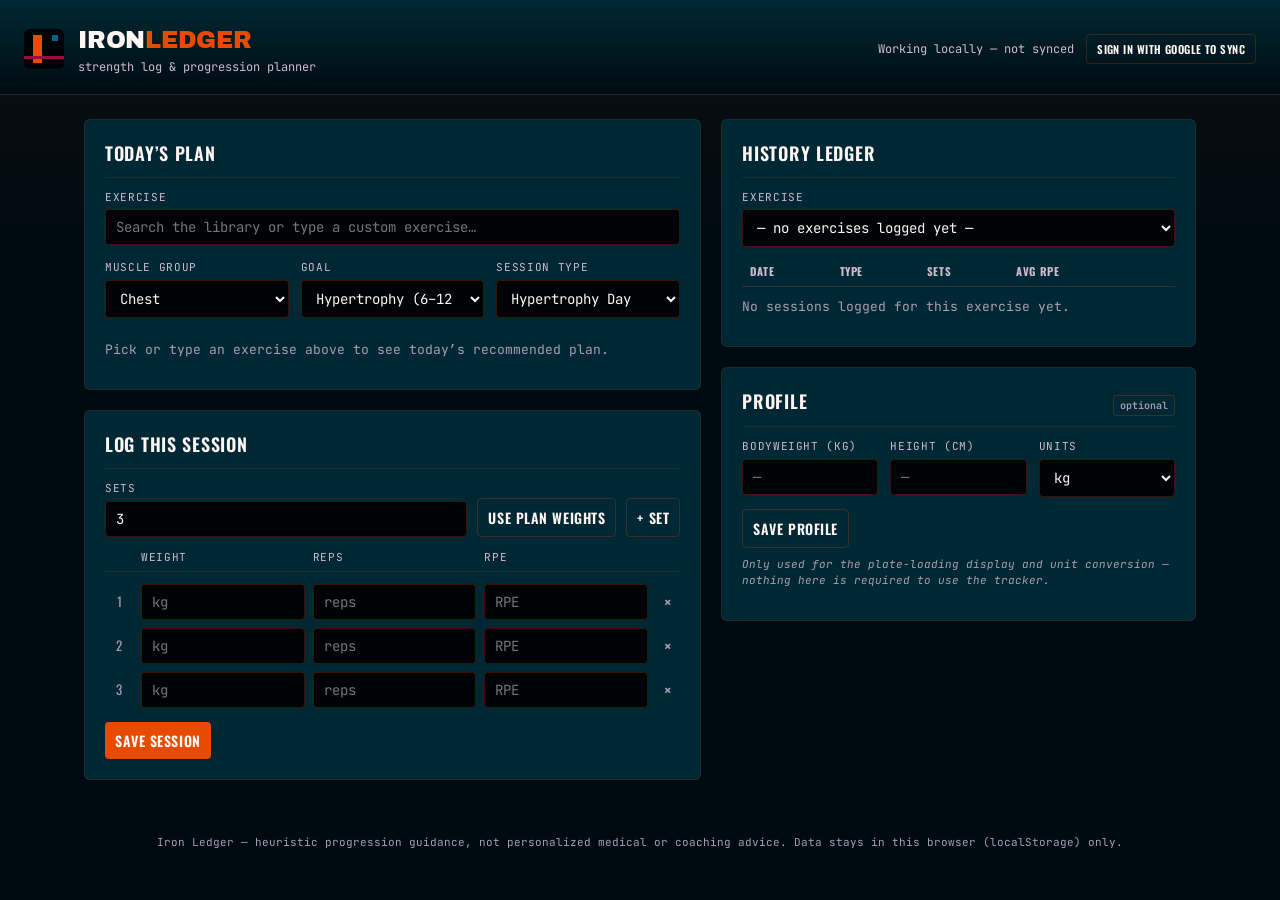
<file: index.html>
<!doctype html>
<html lang="en">
<head>
  <meta charset="UTF-8" />
  <meta name="viewport" content="width=device-width, initial-scale=1.0" />
  <title>Iron Ledger — Strength Training Tracker</title>
  <link rel="icon" href="favicon.svg" type="image/svg+xml" />
  <link rel="stylesheet" href="css/style.css" />
</head>
<body>
  <header class="app-header">
    <div class="brand-mark"><div class="bar"></div><div class="line"></div><div class="dot"></div></div>
    <div>
      <h1>IRON<span>LEDGER</span></h1>
      <div class="tagline">strength log &amp; progression planner</div>
    </div>
    <div class="auth-bar" id="auth-bar">
      <span class="auth-status" id="auth-status-text">Working locally — not synced</span>
      <button type="button" class="secondary" id="auth-action-btn">Sign in with Google to sync</button>
    </div>
  </header>

  <div class="migrate-banner hidden" id="migrate-banner">
    <p><span id="migrate-count">0</span> session(s) logged on this device. Import them into your account?</p>
    <div class="migrate-actions">
      <button type="button" id="migrate-yes-btn">Import to my account</button>
      <button type="button" class="secondary" id="migrate-no-btn">Skip</button>
    </div>
  </div>

  <main>
    <div class="col-main">
      <!-- Exercise picker + Today's Plan -->
      <section class="card" id="planner-card">
        <h2>Today&rsquo;s Plan</h2>

        <div class="exercise-picker">
          <label for="exercise-input">Exercise</label>
          <input id="exercise-input" placeholder="Search the library or type a custom exercise…" autocomplete="off" />
          <div class="suggestions" id="exercise-suggestions"></div>
        </div>

        <div class="field-row">
          <div>
            <label for="muscle-group-select">Muscle Group</label>
            <select id="muscle-group-select"></select>
          </div>
          <div>
            <label for="goal-select">Goal</label>
            <select id="goal-select">
              <option value="strength">Strength (3–6 reps)</option>
              <option value="hypertrophy" selected>Hypertrophy (6–12 reps)</option>
              <option value="endurance">Endurance (12–20 reps)</option>
            </select>
          </div>
          <div>
            <label for="session-type-select">Session Type</label>
            <select id="session-type-select">
              <option value="hypertrophy">Hypertrophy Day</option>
              <option value="strength">Strength Test Day</option>
            </select>
          </div>
        </div>

        <div id="plan-empty" class="empty-state">Pick or type an exercise above to see today&rsquo;s recommended plan.</div>

        <div id="today-plan" class="hidden">
          <div class="rec-block">
            <div class="rec-item">
              <span class="tag" id="session-type-badge"></span>
              <p id="session-reason"></p>
            </div>
            <div class="rec-item">
              <span class="tag" id="readiness-badge"></span>
              <p id="readiness-reason"></p>
            </div>
            <div class="rec-item">
              <span class="tag" id="progression-badge"></span>
              <p id="progression-reason"></p>
            </div>
            <p class="disclaimer">This is a general recovery-time guideline, not a personalized fatigue measurement — real recovery depends on sleep, stress, and training history the app doesn&rsquo;t track.</p>
          </div>

          <div class="plate-preview" id="plate-preview"></div>

          <table class="ledger-table" id="plan-table">
            <thead>
              <tr><th>Set</th><th>Weight</th><th>Reps</th><th>Note</th></tr>
            </thead>
            <tbody id="plan-table-body"></tbody>
          </table>

          <div id="plan-caveat"></div>
        </div>
      </section>

      <!-- Log form -->
      <section class="card" id="log-form-card">
        <h2 id="log-form-title">Log This Session</h2>
        <div id="editing-banner" class="editing-banner hidden">Editing a past session — the original date is kept.</div>
        <div class="log-controls">
          <div>
            <label for="set-count">Sets</label>
            <input type="number" id="set-count" min="1" max="10" value="3" />
          </div>
          <button type="button" class="secondary" id="use-plan-btn">Use Plan Weights</button>
          <button type="button" class="secondary" id="add-set-btn">+ Set</button>
        </div>

        <div class="sets-grid" id="sets-grid-header">
          <div class="set-row" style="border-bottom:1px solid var(--border); padding-bottom:6px;">
            <span></span>
            <label style="margin:0;">Weight</label>
            <label style="margin:0;">Reps</label>
            <label style="margin:0;">RPE</label>
            <span></span>
          </div>
        </div>
        <div class="sets-grid" id="sets-grid"></div>

        <div class="save-row">
          <button type="button" id="save-session-btn">Save Session</button>
          <button type="button" class="secondary hidden" id="cancel-edit-btn">Cancel Edit</button>
          <span class="save-status" id="save-status"></span>
        </div>
      </section>
    </div>

    <div class="col-side">
      <!-- History -->
      <section class="card" id="history-card">
        <h2>History Ledger</h2>
        <div class="history-controls">
          <label for="history-exercise-select">Exercise</label>
          <select id="history-exercise-select"></select>
        </div>

        <div id="chart-section" class="chart-section hidden">
          <div class="chart-block">
            <h3 class="chart-title">Working Weight Trend</h3>
            <div class="chart-container" id="weight-trend-chart"></div>
          </div>
          <div class="chart-block">
            <h3 class="chart-title">Volume Load</h3>
            <div class="chart-container" id="volume-chart"></div>
          </div>
        </div>
        <div id="chart-empty" class="empty-state hidden">Log at least 2 sessions for this exercise to see a trend chart.</div>

        <table class="ledger-table" id="history-table">
          <thead>
            <tr><th>Date</th><th>Type</th><th>Sets</th><th>Avg RPE</th><th></th></tr>
          </thead>
          <tbody id="history-table-body"></tbody>
        </table>
        <div id="history-empty" class="empty-state hidden">No sessions logged for this exercise yet.</div>
      </section>

      <!-- Profile -->
      <section class="card" id="profile-card">
        <h2>Profile <span class="optional-tag">optional</span></h2>
        <div class="field-row">
          <div>
            <label for="profile-bodyweight">Bodyweight (<span id="bodyweight-unit-label">kg</span>)</label>
            <input type="number" id="profile-bodyweight" step="0.1" placeholder="—" />
          </div>
          <div>
            <label for="profile-height">Height (<span id="height-unit-label">cm</span>)</label>
            <input type="number" id="profile-height" step="0.1" placeholder="—" />
          </div>
          <div>
            <label for="profile-unit">Units</label>
            <select id="profile-unit">
              <option value="kg">kg</option>
              <option value="lb">lb</option>
            </select>
          </div>
        </div>
        <button type="button" class="secondary" id="save-profile-btn">Save Profile</button>
        <p class="profile-note">Only used for the plate-loading display and unit conversion — nothing here is required to use the tracker.</p>
      </section>
    </div>
  </main>

  <footer>
    Iron Ledger — heuristic progression guidance, not personalized medical or coaching advice. Data stays in this browser (localStorage) only.
  </footer>

  <script type="module" src="js/app.js"></script>
</body>
</html>
</file>
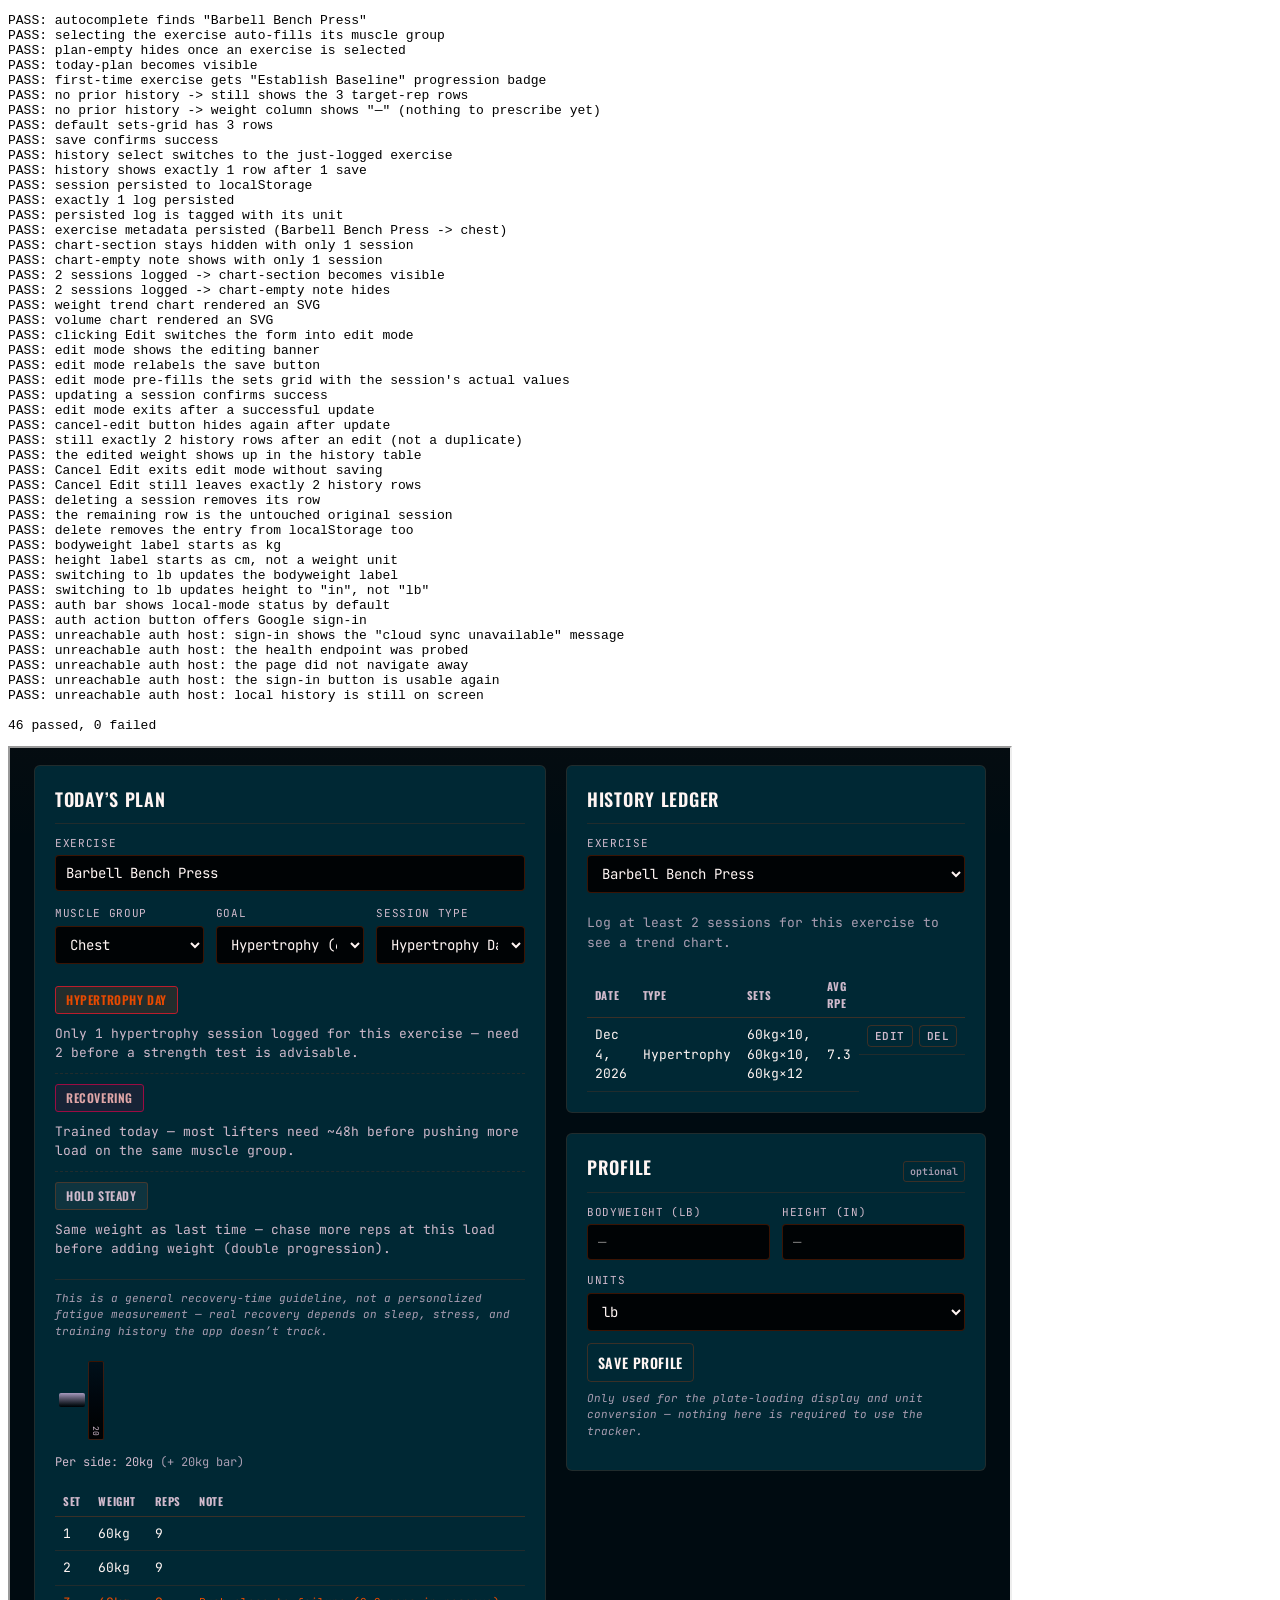
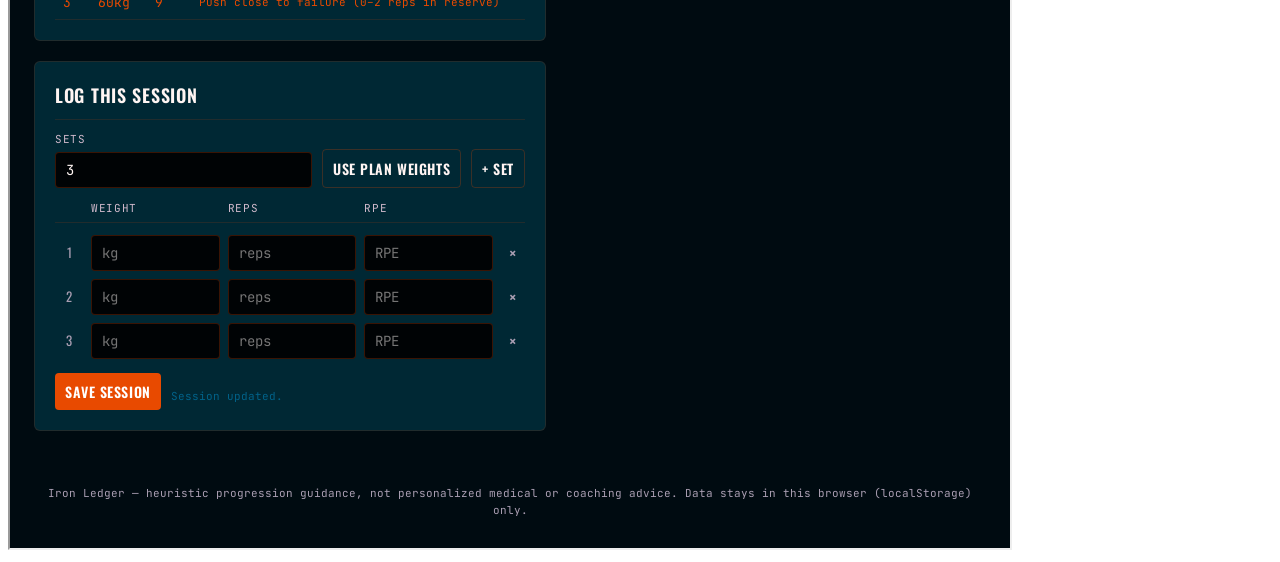
<file: tests/dom.html>
<!doctype html>
<html><head><meta charset="utf-8"><title>Iron Ledger — DOM Interaction Tests</title></head>
<body>
<pre id="out">running...</pre>
<iframe id="frame" src="../index.html" style="width:1000px;height:1400px;"></iframe>
<script type="module">
import { makeRunner, waitFor } from './test-utils.js';

const { assert, report } = makeRunner();

function fireInput(el, value) {
  el.value = value;
  el.dispatchEvent(new Event('input', { bubbles: true }));
}
function fireMousedown(el) {
  el.dispatchEvent(new MouseEvent('mousedown', { bubbles: true }));
}
function fireClick(el) {
  el.dispatchEvent(new MouseEvent('click', { bubbles: true }));
}

window.addEventListener('load', async () => {
  try {
    await run();
  } catch (e) {
    assert('test ran without throwing', false, { message: e.message, stack: e.stack });
  }
  report();
});

// This suite only exercises the signed-out (localStorage) path — CI has no
// way to complete a real Google OAuth redirect. That path is exactly what a
// first-time visitor gets by default (see js/lib/supabaseClient.js: the SDK
// is lazy-loaded and never touched here), so it's a faithful, fully
// network-independent test of the app's default experience.
async function run() {
  const doc = document.getElementById('frame').contentDocument;
  document.getElementById('frame').contentWindow.localStorage.clear();

  // --- select an exercise via the suggestion list (the synchronous path) ---
  const exerciseInput = doc.getElementById('exercise-input');
  fireInput(exerciseInput, 'Barbell Bench Press');
  const suggestions = doc.getElementById('exercise-suggestions');
  const items = suggestions.querySelectorAll('.suggestion-item');
  assert('autocomplete finds "Barbell Bench Press"', items.length > 0, items.length);
  const target = [...items].find((i) => i.dataset.name === 'Barbell Bench Press') || items[0];
  fireMousedown(target);

  const muscleGroupSelect = doc.getElementById('muscle-group-select');
  await waitFor(() => muscleGroupSelect.value === 'chest');
  assert('selecting the exercise auto-fills its muscle group', muscleGroupSelect.value === 'chest', muscleGroupSelect.value);

  assert('plan-empty hides once an exercise is selected', doc.getElementById('plan-empty').classList.contains('hidden'));
  assert('today-plan becomes visible', !doc.getElementById('today-plan').classList.contains('hidden'));
  assert('first-time exercise gets "Establish Baseline" progression badge', doc.getElementById('progression-badge').textContent === 'Establish Baseline');
  const noHistoryRows = doc.querySelectorAll('#plan-table-body tr');
  assert('no prior history -> still shows the 3 target-rep rows', noHistoryRows.length === 3, noHistoryRows.length);
  assert('no prior history -> weight column shows "—" (nothing to prescribe yet)', noHistoryRows[0]?.textContent.includes('—'), noHistoryRows[0]?.textContent);

  // --- log a real session ---
  const setRows = doc.querySelectorAll('#sets-grid .set-row');
  assert('default sets-grid has 3 rows', setRows.length === 3, setRows.length);
  const weights = [60, 60, 60];
  const reps = [10, 10, 12];
  const rpes = [7, 7, 8];
  setRows.forEach((row, i) => {
    fireInput(row.querySelector('.set-weight'), weights[i]);
    fireInput(row.querySelector('.set-reps'), reps[i]);
    fireInput(row.querySelector('.set-rpe'), rpes[i]);
  });
  fireClick(doc.getElementById('save-session-btn'));

  await waitFor(() => doc.getElementById('save-status').textContent.length > 0);
  assert('save confirms success', doc.getElementById('save-status').textContent === 'Session saved.', doc.getElementById('save-status').textContent);

  await waitFor(() => doc.querySelectorAll('#history-table-body tr').length === 1);
  assert('history select switches to the just-logged exercise', doc.getElementById('history-exercise-select').value === 'Barbell Bench Press');
  const historyRows = doc.querySelectorAll('#history-table-body tr');
  assert('history shows exactly 1 row after 1 save', historyRows.length === 1, historyRows.length);

  const win = document.getElementById('frame').contentWindow;
  const rawLogs = win.localStorage.getItem('gymapp:logs');
  assert('session persisted to localStorage', !!rawLogs);
  const parsedLogs = JSON.parse(rawLogs || '[]');
  assert('exactly 1 log persisted', parsedLogs.length === 1, parsedLogs.length);
  assert('persisted log is tagged with its unit', parsedLogs[0]?.unit === 'kg', parsedLogs[0]);
  const rawMeta = win.localStorage.getItem('gymapp:exerciseMeta');
  assert('exercise metadata persisted (Barbell Bench Press -> chest)', JSON.parse(rawMeta || '{}')['Barbell Bench Press'] === 'chest');

  // Only 1 session logged -> charts require 2+, so the empty-state note should show instead.
  assert('chart-section stays hidden with only 1 session', doc.getElementById('chart-section').classList.contains('hidden'));
  assert('chart-empty note shows with only 1 session', !doc.getElementById('chart-empty').classList.contains('hidden'));

  // --- log a 2nd session so the chart has enough points to render ---
  fireInput(exerciseInput, 'Barbell Bench Press');
  const items2 = doc.getElementById('exercise-suggestions').querySelectorAll('.suggestion-item');
  fireMousedown([...items2].find((i) => i.dataset.name === 'Barbell Bench Press') || items2[0]);
  const setRows2 = doc.querySelectorAll('#sets-grid .set-row');
  const weights2 = [62.5, 62.5, 62.5];
  const reps2 = [10, 10, 12];
  setRows2.forEach((row, i) => {
    fireInput(row.querySelector('.set-weight'), weights2[i]);
    fireInput(row.querySelector('.set-reps'), reps2[i]);
    fireInput(row.querySelector('.set-rpe'), 7);
  });
  fireClick(doc.getElementById('save-session-btn'));

  await waitFor(() => doc.querySelectorAll('#history-table-body tr').length === 2);
  assert('2 sessions logged -> chart-section becomes visible', !doc.getElementById('chart-section').classList.contains('hidden'));
  assert('2 sessions logged -> chart-empty note hides', doc.getElementById('chart-empty').classList.contains('hidden'));
  assert('weight trend chart rendered an SVG', !!doc.querySelector('#weight-trend-chart svg'));
  assert('volume chart rendered an SVG', !!doc.querySelector('#volume-chart svg'));

  // --- edit a session ---
  const historyRowsBeforeEdit = doc.querySelectorAll('#history-table-body tr');
  const editTargetRow = [...historyRowsBeforeEdit].find((tr) => tr.textContent.includes('62.5kg'));
  fireClick(editTargetRow.querySelector('.edit-row'));

  await waitFor(() => doc.getElementById('log-form-title').textContent === 'Edit Session');
  assert('clicking Edit switches the form into edit mode', doc.getElementById('log-form-title').textContent === 'Edit Session');
  assert('edit mode shows the editing banner', !doc.getElementById('editing-banner').classList.contains('hidden'));
  assert('edit mode relabels the save button', doc.getElementById('save-session-btn').textContent === 'Update Session');

  const editSetRows = doc.querySelectorAll('#sets-grid .set-row');
  assert("edit mode pre-fills the sets grid with the session's actual values", editSetRows[0].querySelector('.set-weight').value === '62.5', editSetRows[0].querySelector('.set-weight').value);

  fireInput(editSetRows[0].querySelector('.set-weight'), 65);
  fireClick(doc.getElementById('save-session-btn'));

  await waitFor(() => doc.getElementById('save-status').textContent === 'Session updated.');
  assert('updating a session confirms success', doc.getElementById('save-status').textContent === 'Session updated.');
  assert('edit mode exits after a successful update', doc.getElementById('log-form-title').textContent === 'Log This Session');
  assert('cancel-edit button hides again after update', doc.getElementById('cancel-edit-btn').classList.contains('hidden'));

  const rowsAfterEdit = doc.querySelectorAll('#history-table-body tr');
  assert('still exactly 2 history rows after an edit (not a duplicate)', rowsAfterEdit.length === 2, rowsAfterEdit.length);
  assert('the edited weight shows up in the history table', [...rowsAfterEdit].some((tr) => tr.textContent.includes('65kg')));

  // --- cancel an edit leaves the original data untouched ---
  fireClick(rowsAfterEdit[0].querySelector('.edit-row'));
  await waitFor(() => doc.getElementById('log-form-title').textContent === 'Edit Session');
  fireClick(doc.getElementById('cancel-edit-btn'));
  assert('Cancel Edit exits edit mode without saving', doc.getElementById('log-form-title').textContent === 'Log This Session');
  assert('Cancel Edit still leaves exactly 2 history rows', doc.querySelectorAll('#history-table-body tr').length === 2);

  // --- delete a session ---
  win.confirm = () => true; // headless Chrome auto-dismisses native confirm() dialogs otherwise
  const rowToDelete = [...doc.querySelectorAll('#history-table-body tr')].find((tr) => tr.textContent.includes('65kg'));
  fireClick(rowToDelete.querySelector('.delete-row'));

  await waitFor(() => doc.querySelectorAll('#history-table-body tr').length === 1);
  assert('deleting a session removes its row', doc.querySelectorAll('#history-table-body tr').length === 1);
  const remainingRows = doc.querySelectorAll('#history-table-body tr');
  assert('the remaining row is the untouched original session', [...remainingRows].some((tr) => tr.textContent.includes('60kg')));

  const rawLogsAfterDelete = JSON.parse(win.localStorage.getItem('gymapp:logs') || '[]');
  assert('delete removes the entry from localStorage too', rawLogsAfterDelete.length === 1, rawLogsAfterDelete.length);

  // --- profile unit labels (height is cm/in, never reuses kg/lb) ---
  const unitSelect = doc.getElementById('profile-unit');
  assert('bodyweight label starts as kg', doc.getElementById('bodyweight-unit-label').textContent === 'kg');
  assert('height label starts as cm, not a weight unit', doc.getElementById('height-unit-label').textContent === 'cm');
  unitSelect.value = 'lb';
  unitSelect.dispatchEvent(new Event('change', { bubbles: true }));
  assert('switching to lb updates the bodyweight label', doc.getElementById('bodyweight-unit-label').textContent === 'lb');
  assert('switching to lb updates height to "in", not "lb"', doc.getElementById('height-unit-label').textContent === 'in');

  // --- auth bar defaults to local mode, no network, when there's no cached session ---
  assert('auth bar shows local-mode status by default', doc.getElementById('auth-status-text').textContent === 'Working locally — not synced', doc.getElementById('auth-status-text').textContent);
  assert('auth action button offers Google sign-in', doc.getElementById('auth-action-btn').textContent === 'Sign in with Google to sync');

  // --- sign-in with the auth host unreachable stays on the page ---
  // Simulates a paused project whose subdomain no longer resolves: the
  // health probe's fetch rejects (a microtask, so --dump-dom still sees the
  // outcome). Without the probe, the OAuth redirect would navigate this
  // iframe to a DNS-error page.
  const realFetch = win.fetch;
  const probedUrls = [];
  win.fetch = (url) => {
    probedUrls.push(String(url));
    return Promise.reject(new TypeError('Failed to fetch'));
  };
  const pathBeforeSignIn = win.location.pathname;
  const authBtn = doc.getElementById('auth-action-btn');
  const unavailableMsg = 'Cloud sync is unavailable right now. Your workouts are still saved in this browser.';
  fireClick(authBtn);
  await waitFor(() => doc.getElementById('auth-status-text').textContent === unavailableMsg);
  assert('unreachable auth host: sign-in shows the "cloud sync unavailable" message', doc.getElementById('auth-status-text').textContent === unavailableMsg, doc.getElementById('auth-status-text').textContent);
  assert('unreachable auth host: the health endpoint was probed', probedUrls.some((u) => u.endsWith('/auth/v1/health')), probedUrls);
  assert('unreachable auth host: the page did not navigate away', win.location.pathname === pathBeforeSignIn, win.location.href);
  assert('unreachable auth host: the sign-in button is usable again', authBtn.disabled === false);
  assert('unreachable auth host: local history is still on screen', doc.querySelectorAll('#history-table-body tr').length === 1);
  win.fetch = realFetch;
}
</script>
</body></html>
</file>
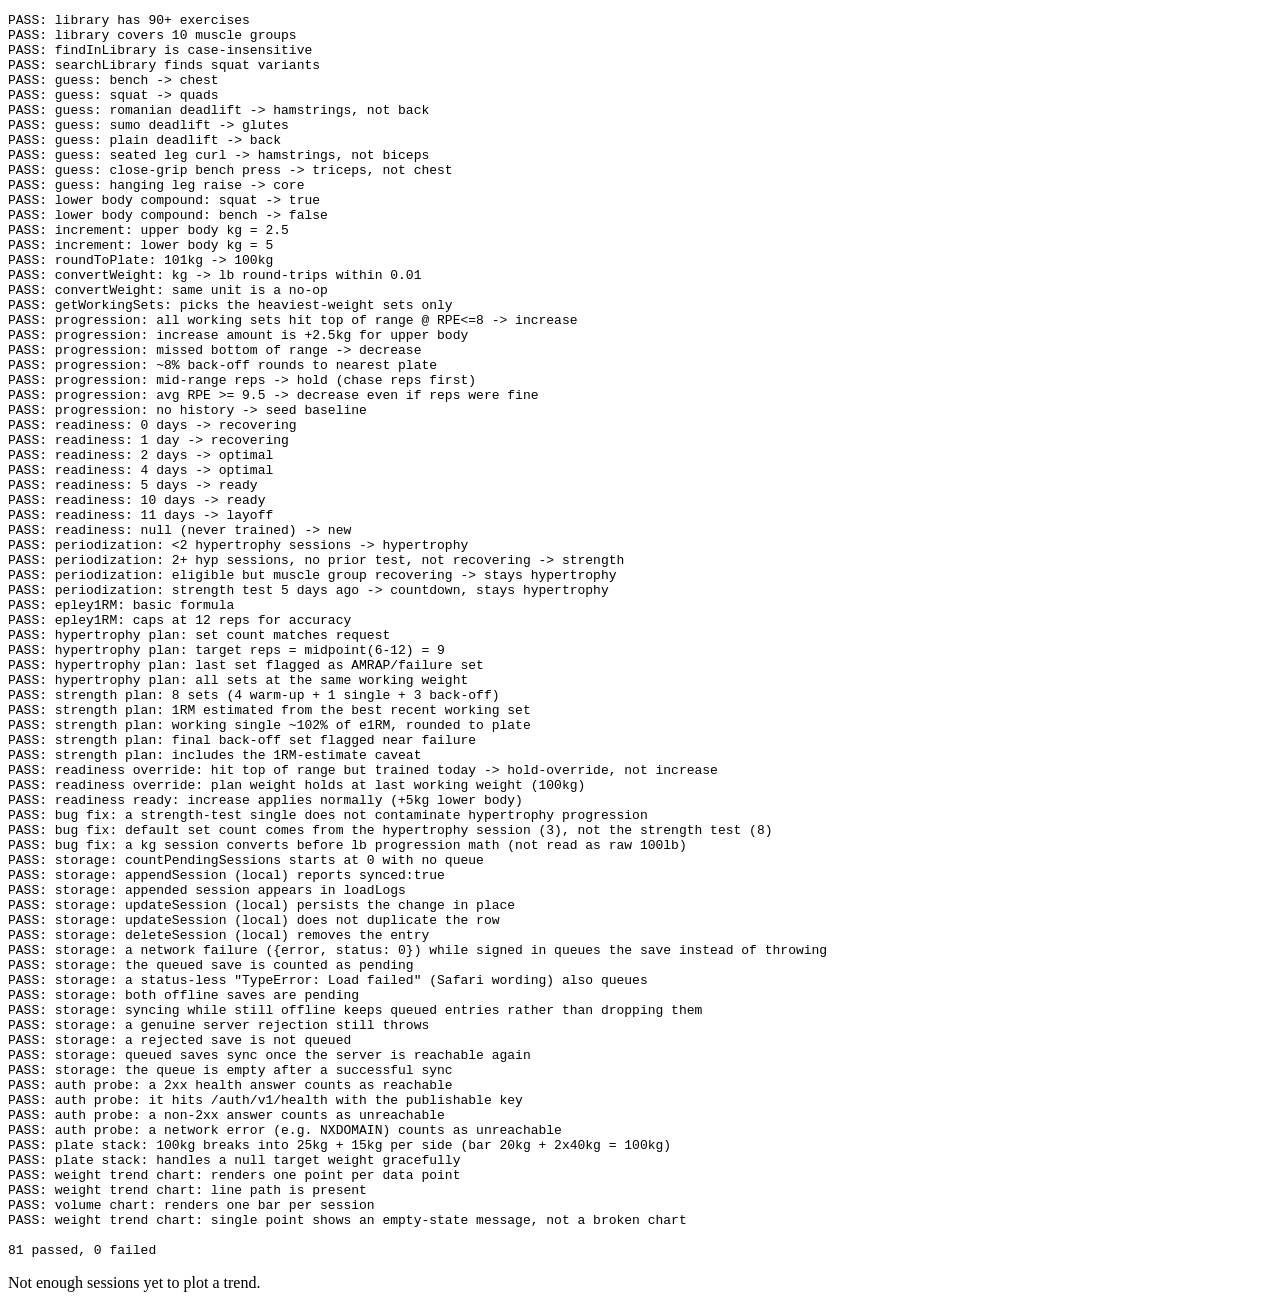
<file: tests/unit.html>
<!doctype html>
<html><head><meta charset="utf-8"><title>Iron Ledger — Unit Tests</title></head>
<body>
<pre id="out">running...</pre>
<div id="chart-sandbox" style="width:560px;"></div>
<script type="module">
import { makeRunner, daysAgo } from './test-utils.js';
import { epley1RM, generateHypertrophyPlan, generateStrengthTestPlan } from '../js/lib/planGenerator.js';
import { computeProgression, getWorkingSets } from '../js/lib/progression.js';
import { classifyReadiness } from '../js/lib/readiness.js';
import { recommendSessionType } from '../js/lib/periodization.js';
import { buildTodaysPlan } from '../js/lib/plan.js';
import { guessMuscleGroup, findInLibrary, searchLibrary, EXERCISE_LIBRARY } from '../js/data/exerciseLibrary.js';
import { roundToPlate, getLoadIncrement, isLowerBodyCompound, convertWeight } from '../js/lib/units.js';
import { todayStr } from '../js/lib/dateUtils.js';
import { renderPlateStack } from '../js/components/plateStack.js';
import { renderWeightTrendChart, renderVolumeChart } from '../js/components/progressChart.js';
import { appendSession, updateSession, deleteSession, loadLogs, countPendingSessions, setActiveUser, syncPendingSessions } from '../js/lib/storage.js';
import { setSupabaseClientForTests, isAuthServiceReachable } from '../js/lib/supabaseClient.js';

const { assert, report } = makeRunner();

// --- exercise library ---
assert('library has 90+ exercises', EXERCISE_LIBRARY.length >= 90, EXERCISE_LIBRARY.length);
assert('library covers 10 muscle groups', new Set(EXERCISE_LIBRARY.map((e) => e.muscleGroup)).size === 10);
assert('findInLibrary is case-insensitive', findInLibrary('barbell bench press')?.muscleGroup === 'chest');
assert('searchLibrary finds squat variants', searchLibrary('squat').length > 0);

// --- muscle group guesser (order-sensitive keyword patterns) ---
assert('guess: bench -> chest', guessMuscleGroup('Some Bench Variation') === 'chest');
assert('guess: squat -> quads', guessMuscleGroup('Zercher Squat Thing') === 'quads');
assert('guess: romanian deadlift -> hamstrings, not back', guessMuscleGroup('Romanian Deadlift Custom') === 'hamstrings');
assert('guess: sumo deadlift -> glutes', guessMuscleGroup('Sumo Deadlift Variant') === 'glutes');
assert('guess: plain deadlift -> back', guessMuscleGroup('Deficit Deadlift') === 'back');
assert('guess: seated leg curl -> hamstrings, not biceps', guessMuscleGroup('Seated Leg Curl Machine') === 'hamstrings');
assert('guess: close-grip bench press -> triceps, not chest', guessMuscleGroup('Close-Grip Bench Press') === 'triceps');
assert('guess: hanging leg raise -> core', guessMuscleGroup('Hanging Leg Raise') === 'core');

// --- units ---
assert('lower body compound: squat -> true', isLowerBodyCompound('Back Squat') === true);
assert('lower body compound: bench -> false', isLowerBodyCompound('Bench Press') === false);
assert('increment: upper body kg = 2.5', getLoadIncrement('Bench Press', 'kg') === 2.5);
assert('increment: lower body kg = 5', getLoadIncrement('Back Squat', 'kg') === 5);
assert('roundToPlate: 101kg -> 100kg', roundToPlate(101, 'kg') === 100);
assert('convertWeight: kg -> lb round-trips within 0.01', Math.abs(convertWeight(convertWeight(100, 'kg', 'lb'), 'lb', 'kg') - 100) < 0.01);
assert('convertWeight: same unit is a no-op', convertWeight(100, 'kg', 'kg') === 100);

// --- progression: double progression + RPE autoregulation ---
assert('getWorkingSets: picks the heaviest-weight sets only', (() => {
  const ws = getWorkingSets([{ weight: 20, reps: 12 }, { weight: 40, reps: 8 }, { weight: 40, reps: 9 }]);
  return ws.length === 2 && ws.every((s) => s.weight === 40);
})());

const incSession = { date: '2026-08-01', goal: 'hypertrophy', type: 'hypertrophy', sets: [{ weight: 40, reps: 12, rpe: 7 }, { weight: 40, reps: 12, rpe: 8 }] };
const incResult = computeProgression({ lastSession: incSession, exerciseName: 'Bench Press', unit: 'kg' });
assert('progression: all working sets hit top of range @ RPE<=8 -> increase', incResult.decision === 'increase', incResult);
assert('progression: increase amount is +2.5kg for upper body', incResult.nextWeight === 42.5, incResult);

const decSession = { date: '2026-08-01', goal: 'hypertrophy', type: 'hypertrophy', sets: [{ weight: 40, reps: 5, rpe: 9 }] };
const decResult = computeProgression({ lastSession: decSession, exerciseName: 'Bench Press', unit: 'kg' });
assert('progression: missed bottom of range -> decrease', decResult.decision === 'decrease', decResult);
assert('progression: ~8% back-off rounds to nearest plate', decResult.nextWeight === Math.round((40 * 0.92) / 2.5) * 2.5, decResult);

const holdSession = { date: '2026-08-01', goal: 'hypertrophy', type: 'hypertrophy', sets: [{ weight: 40, reps: 9, rpe: 8 }] };
const holdResult = computeProgression({ lastSession: holdSession, exerciseName: 'Bench Press', unit: 'kg' });
assert('progression: mid-range reps -> hold (chase reps first)', holdResult.decision === 'hold', holdResult);

const rpeHighSession = { date: '2026-08-01', goal: 'hypertrophy', type: 'hypertrophy', sets: [{ weight: 40, reps: 8, rpe: 9.5 }, { weight: 40, reps: 8, rpe: 9.5 }] };
const rpeHighResult = computeProgression({ lastSession: rpeHighSession, exerciseName: 'Bench Press', unit: 'kg' });
assert('progression: avg RPE >= 9.5 -> decrease even if reps were fine', rpeHighResult.decision === 'decrease', rpeHighResult);

const seedResult = computeProgression({ lastSession: null, exerciseName: 'Bench Press', unit: 'kg' });
assert('progression: no history -> seed baseline', seedResult.decision === 'seed', seedResult);

// --- readiness ---
assert('readiness: 0 days -> recovering', classifyReadiness(0).status === 'recovering');
assert('readiness: 1 day -> recovering', classifyReadiness(1).status === 'recovering');
assert('readiness: 2 days -> optimal', classifyReadiness(2).status === 'optimal');
assert('readiness: 4 days -> optimal', classifyReadiness(4).status === 'optimal');
assert('readiness: 5 days -> ready', classifyReadiness(5).status === 'ready');
assert('readiness: 10 days -> ready', classifyReadiness(10).status === 'ready');
assert('readiness: 11 days -> layoff', classifyReadiness(11).status === 'layoff');
assert('readiness: null (never trained) -> new', classifyReadiness(null).status === 'new');

// --- periodization ---
const fewLogs = [{ date: daysAgo(3), exerciseName: 'Bench Press', type: 'hypertrophy', goal: 'hypertrophy', sets: [{ weight: 40, reps: 9, rpe: 8 }] }];
const recFew = recommendSessionType({ exerciseName: 'Bench Press', logs: fewLogs, muscleGroupReadiness: { status: 'ready' } });
assert('periodization: <2 hypertrophy sessions -> hypertrophy', recFew.type === 'hypertrophy', recFew);

const enoughLogs = [
  { date: daysAgo(20), exerciseName: 'Bench Press', type: 'hypertrophy', goal: 'hypertrophy', sets: [{ weight: 40, reps: 9, rpe: 8 }] },
  { date: daysAgo(15), exerciseName: 'Bench Press', type: 'hypertrophy', goal: 'hypertrophy', sets: [{ weight: 40, reps: 9, rpe: 8 }] },
];
const recReady = recommendSessionType({ exerciseName: 'Bench Press', logs: enoughLogs, muscleGroupReadiness: { status: 'ready' } });
assert('periodization: 2+ hyp sessions, no prior test, not recovering -> strength', recReady.type === 'strength', recReady);

const recoveringOverride = recommendSessionType({ exerciseName: 'Bench Press', logs: enoughLogs, muscleGroupReadiness: { status: 'recovering' } });
assert('periodization: eligible but muscle group recovering -> stays hypertrophy', recoveringOverride.type === 'hypertrophy', recoveringOverride);

const recentTestLogs = enoughLogs.concat([{ date: daysAgo(5), exerciseName: 'Bench Press', type: 'strength', goal: 'strength', sets: [{ weight: 60, reps: 1, rpe: 9 }] }]);
const recCountdown = recommendSessionType({ exerciseName: 'Bench Press', logs: recentTestLogs, muscleGroupReadiness: { status: 'ready' } });
assert('periodization: strength test 5 days ago -> countdown, stays hypertrophy', recCountdown.type === 'hypertrophy' && recCountdown.reason.includes('9 more day'), recCountdown);

// --- plan generator ---
assert('epley1RM: basic formula', Math.abs(epley1RM(100, 5) - 100 * (1 + 5 / 30)) < 0.001);
assert('epley1RM: caps at 12 reps for accuracy', epley1RM(100, 20) === epley1RM(100, 12));

const hypPlan = generateHypertrophyPlan({ nextWeight: 50, setCount: 3, goal: 'hypertrophy' });
assert('hypertrophy plan: set count matches request', hypPlan.sets.length === 3);
assert('hypertrophy plan: target reps = midpoint(6-12) = 9', hypPlan.sets[0].targetReps === 9, hypPlan.sets);
assert('hypertrophy plan: last set flagged as AMRAP/failure set', hypPlan.sets[2].note.toLowerCase().includes('failure'));
assert('hypertrophy plan: all sets at the same working weight', hypPlan.sets.every((s) => s.weight === 50));

const strPlan = generateStrengthTestPlan({
  recentHypertrophySessions: [{ sets: [{ weight: 100, reps: 8, rpe: 8 }] }, { sets: [{ weight: 95, reps: 10, rpe: 7 }] }],
  unit: 'kg',
});
assert('strength plan: 8 sets (4 warm-up + 1 single + 3 back-off)', strPlan.sets.length === 8, strPlan.sets.length);
assert('strength plan: 1RM estimated from the best recent working set', Math.abs(strPlan.estimated1RM - epley1RM(100, 8)) < 0.001, strPlan.estimated1RM);
assert('strength plan: working single ~102% of e1RM, rounded to plate', strPlan.workingSingle === roundToPlate(strPlan.estimated1RM * 1.02, 'kg'));
assert('strength plan: final back-off set flagged near failure', strPlan.sets[7].note.toLowerCase().includes('failure'));
assert('strength plan: includes the 1RM-estimate caveat', !!strPlan.caveat && strPlan.caveat.length > 0);

// --- readiness override + hypertrophy/strength cross-contamination (plan.js orchestration) ---
const exerciseMeta = { 'Back Squat': 'quads' };
const today = todayStr();
const recoveryLogs = [
  { date: today, exerciseName: 'Back Squat', type: 'hypertrophy', goal: 'hypertrophy', muscleGroup: 'quads', unit: 'kg',
    sets: [{ weight: 100, reps: 12, rpe: 7 }, { weight: 100, reps: 12, rpe: 7 }, { weight: 100, reps: 12, rpe: 7 }] },
];
const overridePlan = buildTodaysPlan({ exerciseName: 'Back Squat', muscleGroup: 'quads', goal: 'hypertrophy', sessionTypeOverride: 'hypertrophy', logs: recoveryLogs, exerciseMeta, profile: { unit: 'kg' } });
assert('readiness override: hit top of range but trained today -> hold-override, not increase', overridePlan.progression.decision === 'hold-override', overridePlan.progression);
assert('readiness override: plan weight holds at last working weight (100kg)', overridePlan.plan.sets[0].weight === 100, overridePlan.plan.sets);

const readyLogs = [
  { date: daysAgo(7), exerciseName: 'Back Squat', type: 'hypertrophy', goal: 'hypertrophy', muscleGroup: 'quads', unit: 'kg',
    sets: [{ weight: 100, reps: 12, rpe: 7 }, { weight: 100, reps: 12, rpe: 7 }, { weight: 100, reps: 12, rpe: 7 }] },
];
const readyPlan = buildTodaysPlan({ exerciseName: 'Back Squat', muscleGroup: 'quads', goal: 'hypertrophy', sessionTypeOverride: 'hypertrophy', logs: readyLogs, exerciseMeta, profile: { unit: 'kg' } });
assert('readiness ready: increase applies normally (+5kg lower body)', readyPlan.progression.decision === 'increase' && readyPlan.plan.sets[0].weight === 105, readyPlan.plan.sets);

const contaminationLogs = [
  { date: daysAgo(9), exerciseName: 'Back Squat', type: 'hypertrophy', goal: 'hypertrophy', unit: 'kg', muscleGroup: 'quads',
    sets: [{ weight: 100, reps: 12, rpe: 7 }, { weight: 100, reps: 12, rpe: 7 }, { weight: 100, reps: 12, rpe: 7 }] },
  { date: daysAgo(2), exerciseName: 'Back Squat', type: 'strength', goal: 'strength', unit: 'kg', muscleGroup: 'quads',
    sets: [{ weight: 40, reps: 5, rpe: 6 }, { weight: 60, reps: 3, rpe: 6 }, { weight: 75, reps: 2, rpe: 7 }, { weight: 85, reps: 1, rpe: 8 },
      { weight: 140, reps: 1, rpe: 9 }, { weight: 119, reps: 4, rpe: 8 }, { weight: 119, reps: 4, rpe: 8 }, { weight: 119, reps: 3, rpe: 9 }] },
];
const nextPlan = buildTodaysPlan({ exerciseName: 'Back Squat', muscleGroup: 'quads', goal: 'hypertrophy', sessionTypeOverride: 'hypertrophy', logs: contaminationLogs, exerciseMeta, profile: { unit: 'kg' } });
assert('bug fix: a strength-test single does not contaminate hypertrophy progression', nextPlan.progression.decision === 'increase' && nextPlan.plan.sets[0].weight === 105, nextPlan.plan);
assert('bug fix: default set count comes from the hypertrophy session (3), not the strength test (8)', nextPlan.plan.sets.length === 3, nextPlan.plan.sets.length);

const kgLogs = [{ date: daysAgo(5), exerciseName: 'Bench Press', type: 'hypertrophy', goal: 'hypertrophy', unit: 'kg', muscleGroup: 'chest',
  sets: [{ weight: 100, reps: 12, rpe: 7 }, { weight: 100, reps: 12, rpe: 7 }] }];
const lbPlan = buildTodaysPlan({ exerciseName: 'Bench Press', muscleGroup: 'chest', goal: 'hypertrophy', sessionTypeOverride: 'hypertrophy', logs: kgLogs, exerciseMeta: { 'Bench Press': 'chest' }, profile: { unit: 'lb' } });
const expectedWorkingLb = convertWeight(100, 'kg', 'lb');
assert('bug fix: a kg session converts before lb progression math (not read as raw 100lb)', Math.abs((lbPlan.progression.nextWeight - 5) - expectedWorkingLb) < 1, { nextWeight: lbPlan.progression.nextWeight, expectedWorkingLb });

// --- storage.js: local-mode CRUD (a real cloud round-trip needs a live
// network/auth session, so it's exercised manually against the live project
// rather than in CI — the cloud-mode error handling is covered below with a
// stub client instead) ---
localStorage.removeItem('gymapp:logs');
localStorage.removeItem('gymapp:pendingSync');
setActiveUser(null);

assert('storage: countPendingSessions starts at 0 with no queue', countPendingSessions() === 0);

const seedEntry = {
  id: 'unit-test-session-1', date: '2026-01-01', exerciseName: 'Unit Test Exercise',
  goal: 'hypertrophy', type: 'hypertrophy', unit: 'kg', muscleGroup: 'chest',
  sets: [{ weight: 50, reps: 10, rpe: 7 }],
};
const appendResult = await appendSession(seedEntry);
assert('storage: appendSession (local) reports synced:true', appendResult.synced === true, appendResult);
let storedLogs = await loadLogs();
assert('storage: appended session appears in loadLogs', storedLogs.some((l) => l.id === 'unit-test-session-1'));

const updatedEntry = { ...seedEntry, sets: [{ weight: 55, reps: 8, rpe: 8 }] };
await updateSession(updatedEntry);
storedLogs = await loadLogs();
const foundUpdated = storedLogs.find((l) => l.id === 'unit-test-session-1');
assert('storage: updateSession (local) persists the change in place', foundUpdated?.sets[0].weight === 55, foundUpdated);
assert('storage: updateSession (local) does not duplicate the row', storedLogs.filter((l) => l.id === 'unit-test-session-1').length === 1);

await deleteSession('unit-test-session-1');
storedLogs = await loadLogs();
assert('storage: deleteSession (local) removes the entry', !storedLogs.some((l) => l.id === 'unit-test-session-1'));

localStorage.removeItem('gymapp:logs');
localStorage.removeItem('gymapp:pendingSync');

// --- storage.js: cloud-mode offline queue, against a stub client ---
// postgrest-js doesn't throw when the network is down — it resolves with
// this exact shape (captured from supabase-js 2.117.2 against an
// unresolvable host). The queue has to recognise it as a transport failure,
// not a server rejection, or offline saves get thrown away.
const NETWORK_FAILURE = {
  data: null, count: null, status: 0, statusText: '',
  error: { message: 'TypeError: Failed to fetch', details: 'TypeError: Failed to fetch\n    at fetch (supabase-js.mjs)', hint: '', code: '' },
};
const SAFARI_NETWORK_FAILURE = {
  data: null, count: null, statusText: '',
  error: { message: 'TypeError: Load failed', details: '', hint: '', code: '' },
};
const RLS_REJECTION = {
  data: null, count: null, status: 403, statusText: 'Forbidden',
  error: { message: 'new row violates row-level security policy for table "sessions"', details: null, hint: null, code: '42501' },
};
const INSERT_OK = { data: null, count: null, status: 201, statusText: 'Created', error: null };

function stubClient(result) {
  const builder = {
    insert: () => Promise.resolve(result),
    update: () => builder,
    delete: () => builder,
    select: () => builder,
    eq: () => builder,
    order: () => Promise.resolve(result),
  };
  return { from: () => builder };
}

const cloudEntry = (id) => ({
  id, date: '2026-01-02', exerciseName: 'Unit Test Exercise',
  goal: 'hypertrophy', type: 'hypertrophy', unit: 'kg', muscleGroup: 'chest',
  sets: [{ weight: 60, reps: 8, rpe: 8 }],
});

// A regression here would make appendSession throw — report that as a
// failed assertion rather than aborting the whole page before report().
async function tryAppend(entry) {
  try {
    return await appendSession(entry);
  } catch (err) {
    return { threw: err.message, isServerRejection: err.isServerRejection };
  }
}

setActiveUser({ id: 'unit-test-user' });

setSupabaseClientForTests(stubClient(NETWORK_FAILURE));
const offlineResult = await tryAppend(cloudEntry('cloud-offline-1'));
assert('storage: a network failure ({error, status: 0}) while signed in queues the save instead of throwing', offlineResult.queued === true && offlineResult.synced === false, offlineResult);
assert('storage: the queued save is counted as pending', countPendingSessions() === 1, countPendingSessions());

setSupabaseClientForTests(stubClient(SAFARI_NETWORK_FAILURE));
const safariResult = await tryAppend(cloudEntry('cloud-offline-2'));
assert('storage: a status-less "TypeError: Load failed" (Safari wording) also queues', safariResult.queued === true, safariResult);
assert('storage: both offline saves are pending', countPendingSessions() === 2, countPendingSessions());

setSupabaseClientForTests(stubClient(NETWORK_FAILURE));
const stillOffline = await syncPendingSessions();
assert('storage: syncing while still offline keeps queued entries rather than dropping them', stillOffline.remaining === 2 && stillOffline.dropped === 0, stillOffline);

setSupabaseClientForTests(stubClient(RLS_REJECTION));
let rejection = null;
try {
  await appendSession(cloudEntry('cloud-rejected-1'));
} catch (err) {
  rejection = err;
}
assert('storage: a genuine server rejection still throws', rejection?.isServerRejection === true, rejection && { message: rejection.message, isServerRejection: rejection.isServerRejection });
assert('storage: a rejected save is not queued', countPendingSessions() === 2, countPendingSessions());

setSupabaseClientForTests(stubClient(INSERT_OK));
const backOnline = await syncPendingSessions();
assert('storage: queued saves sync once the server is reachable again', backOnline.synced === 2 && backOnline.remaining === 0, backOnline);
assert('storage: the queue is empty after a successful sync', countPendingSessions() === 0, countPendingSessions());

setActiveUser(null);
setSupabaseClientForTests(null);
localStorage.removeItem('gymapp:logs');
localStorage.removeItem('gymapp:pendingSync');

// --- supabaseClient.js: auth-host health probe (stubbed fetch) ---
const realFetch = window.fetch;
let probe = null;
window.fetch = (url, opts) => {
  probe = { url: String(url), apikey: opts?.headers?.apikey };
  return Promise.resolve({ ok: true, status: 200 });
};
assert('auth probe: a 2xx health answer counts as reachable', (await isAuthServiceReachable()) === true);
assert('auth probe: it hits /auth/v1/health with the publishable key', probe?.url.endsWith('/auth/v1/health') && probe?.apikey?.startsWith('sb_publishable_'), probe);
window.fetch = () => Promise.resolve({ ok: false, status: 503 });
assert('auth probe: a non-2xx answer counts as unreachable', (await isAuthServiceReachable()) === false);
window.fetch = () => Promise.reject(new TypeError('Failed to fetch'));
assert('auth probe: a network error (e.g. NXDOMAIN) counts as unreachable', (await isAuthServiceReachable()) === false);
window.fetch = realFetch;

// --- plate stack ---
const plateHtml = renderPlateStack(100, 'kg');
assert('plate stack: 100kg breaks into 25kg + 15kg per side (bar 20kg + 2x40kg = 100kg)', plateHtml.includes('25') && plateHtml.includes('15') && plateHtml.includes('Per side'), plateHtml);
assert('plate stack: handles a null target weight gracefully', renderPlateStack(null, 'kg').includes('No target weight'));

// --- progress charts (DOM-producing, no iframe needed) ---
const sandbox = document.getElementById('chart-sandbox');
const weightPoints = [
  { date: '2026-07-01', value: 60 },
  { date: '2026-07-08', value: 62.5 },
  { date: '2026-07-15', value: 62.5 },
];
renderWeightTrendChart(sandbox, weightPoints, 'kg');
assert('weight trend chart: renders one point per data point', sandbox.querySelectorAll('circle.chart-hit').length === weightPoints.length);
assert('weight trend chart: line path is present', !!sandbox.querySelector('path'));

const volumePoints = [
  { date: '2026-07-01', value: 1400 },
  { date: '2026-07-08', value: 1600 },
];
renderVolumeChart(sandbox, volumePoints, 'kg');
assert('volume chart: renders one bar per session', sandbox.querySelectorAll('rect.chart-bar').length === volumePoints.length);

renderWeightTrendChart(sandbox, [{ date: '2026-07-01', value: 60 }], 'kg');
assert('weight trend chart: single point shows an empty-state message, not a broken chart', sandbox.textContent.includes('Not enough sessions'));

report();
</script>
</body></html>
</file>
<file: css/style.css>
/* ---------------------------------------------------------------------------
   IRON LEDGER — design system ("MoMA" redesign)
   Deep teal ground, burnt-orange primary accent, maroon for warnings — a
   museum-poster triad in place of the original graphite/yellow logbook look.
   Archivo Black for the wordmark, Oswald for section headers, a monospace
   face for all numeric data.
--------------------------------------------------------------------------- */

@import url('https://fonts.googleapis.com/css2?family=Archivo+Black&family=Oswald:wght@400;500;600;700&family=JetBrains+Mono:wght@400;500;700&display=swap');

:root {
  --bg: color-mix(in oklch, #004759 38%, black);
  --bg-elevated: color-mix(in oklch, #004759 70%, black);
  --bg-inset: color-mix(in oklch, #004759 25%, black);
  --border: rgba(232, 74, 0, 0.14);
  --border-strong: rgba(232, 74, 0, 0.25);
  --text: color-mix(in oklch, #E84A00 6%, white);
  --text-dim: color-mix(in oklch, #006289 35%, white);
  --text-faint: color-mix(in oklch, #004759 45%, white);
  --accent: #E84A00;
  --accent-dim: #BB1D2C;
  --accent-text: #ffffff;
  --warn: #9B0C43;
  --warn-dim: rgba(155, 12, 67, 0.15);
  --warn-text: color-mix(in oklch, #9B0C43 40%, white);
  --good: #006289;
  --good-dim: rgba(0, 98, 137, 0.18);
  --font-display: 'Oswald', 'Arial Narrow', sans-serif;
  --font-wordmark: 'Archivo Black', sans-serif;
  --font-mono: 'JetBrains Mono', ui-monospace, 'SF Mono', Menlo, Consolas, monospace;
  --radius: 6px;
}

* { box-sizing: border-box; }

html, body {
  margin: 0;
  padding: 0;
  background: var(--bg);
  color: var(--text);
  font-family: var(--font-mono);
  font-size: 15px;
  line-height: 1.5;
}

body {
  min-height: 100vh;
  background-image:
    linear-gradient(180deg, rgba(232, 74, 0, 0.05), transparent 240px);
}

h1, h2, h3, .display {
  font-family: var(--font-display);
  font-weight: 600;
  text-transform: uppercase;
  letter-spacing: 0.04em;
  margin: 0 0 0.6em;
}

a { color: var(--accent); }

/* ---------------- Header ---------------- */

.app-header {
  border-bottom: 1px solid var(--border);
  padding: 22px 24px 18px;
  display: flex;
  align-items: center;
  gap: 14px;
  flex-wrap: wrap;
  background: linear-gradient(180deg, var(--bg-elevated), var(--bg));
}

.auth-bar {
  margin-left: auto;
  display: flex;
  align-items: center;
  gap: 12px;
  font-family: var(--font-mono);
}

.auth-status {
  font-size: 12px;
  color: var(--text-dim);
}

.auth-status.synced { color: var(--good); }
.auth-status.sync-error { color: var(--warn); }
.auth-status.pending { color: var(--accent); }

.auth-bar button {
  font-size: 11px;
  padding: 6px 10px;
}

.migrate-banner {
  background: var(--bg-elevated);
  border-bottom: 1px solid var(--accent-dim);
  padding: 10px 24px;
  display: flex;
  align-items: center;
  gap: 16px;
  flex-wrap: wrap;
  font-size: 13px;
}

.migrate-banner p { margin: 0; color: var(--text); }
.migrate-actions { display: flex; gap: 8px; }
.migrate-actions button { font-size: 12px; padding: 6px 10px; width: auto; }

.brand-mark {
  position: relative;
  width: 40px;
  height: 40px;
  border-radius: 6px;
  background: var(--bg-inset);
  flex-shrink: 0;
  overflow: hidden;
}

.brand-mark .bar { position: absolute; left: 9px; top: 6px; width: 9px; height: 28px; background: var(--accent); }
.brand-mark .line { position: absolute; left: 0; right: 0; top: 27px; height: 3px; background: var(--warn); }
.brand-mark .dot { position: absolute; right: 6px; top: 6px; width: 6px; height: 6px; background: var(--good); }

.app-header h1 {
  font-family: var(--font-wordmark);
  font-weight: 400;
  font-size: 24px;
  margin: 0;
  color: var(--text);
  letter-spacing: -0.01em;
}

.app-header h1 span { color: var(--accent); }

.app-header .tagline {
  font-family: var(--font-mono);
  font-size: 12px;
  color: var(--text-dim);
  text-transform: none;
  letter-spacing: normal;
}

/* ---------------- Layout ---------------- */

main {
  max-width: 1160px;
  margin: 0 auto;
  padding: 24px;
  display: grid;
  grid-template-columns: 1.3fr 1fr;
  gap: 20px;
  align-items: start;
}

.col-main, .col-side { display: flex; flex-direction: column; gap: 20px; }

@media (max-width: 880px) {
  main { grid-template-columns: 1fr; }
}

.card {
  background: var(--bg-elevated);
  border: 1px solid var(--border);
  border-radius: var(--radius);
  padding: 20px;
}

.card h2 {
  font-size: 18px;
  color: var(--text);
  border-bottom: 1px solid var(--border);
  padding-bottom: 10px;
  display: flex;
  align-items: baseline;
  justify-content: space-between;
}

.optional-tag {
  font-family: var(--font-mono);
  font-size: 10px;
  text-transform: none;
  letter-spacing: normal;
  color: var(--text-faint);
  border: 1px solid var(--border-strong);
  border-radius: 3px;
  padding: 2px 6px;
}

/* ---------------- Forms ---------------- */

label {
  display: block;
  font-size: 11px;
  text-transform: uppercase;
  letter-spacing: 0.06em;
  color: var(--text-dim);
  margin-bottom: 4px;
}

input, select, button {
  font-family: var(--font-mono);
  font-size: 14px;
  color: var(--text);
  background: var(--bg-inset);
  border: 1px solid var(--border-strong);
  border-radius: 4px;
  padding: 8px 10px;
  width: 100%;
}

input:focus, select:focus {
  outline: none;
  border-color: var(--accent);
}

button {
  cursor: pointer;
  background: var(--accent);
  color: var(--accent-text);
  font-family: var(--font-display);
  font-weight: 600;
  text-transform: uppercase;
  letter-spacing: 0.04em;
  border: none;
  width: auto;
  transition: filter 0.15s;
}

button:hover { filter: brightness(1.1); }
button:active { filter: brightness(0.95); }

button.secondary {
  background: transparent;
  color: var(--text);
  border: 1px solid var(--border-strong);
}

button.secondary:hover { border-color: var(--accent); color: var(--accent); }

button.danger { background: var(--warn); color: var(--text); }

.field-row { display: flex; gap: 12px; flex-wrap: wrap; margin-bottom: 12px; }
.field-row > div { flex: 1; min-width: 120px; }

.exercise-picker { position: relative; margin-bottom: 14px; }

.suggestions {
  position: absolute;
  top: calc(100% + 2px);
  left: 0;
  right: 0;
  background: var(--bg-inset);
  border: 1px solid var(--border-strong);
  border-radius: 4px;
  max-height: 260px;
  overflow-y: auto;
  z-index: 20;
  display: none;
}

.suggestions.open { display: block; }

.suggestion-item {
  padding: 8px 10px;
  cursor: pointer;
  display: flex;
  justify-content: space-between;
  font-size: 13px;
}

.suggestion-item:hover, .suggestion-item.active { background: rgba(232, 74, 0, 0.12); }

.suggestion-item .mg-tag {
  color: var(--text-faint);
  font-size: 11px;
  text-transform: uppercase;
}

/* ---------------- Badges / tags ---------------- */

.tag {
  display: inline-block;
  font-family: var(--font-display);
  font-size: 12px;
  font-weight: 600;
  text-transform: uppercase;
  letter-spacing: 0.05em;
  padding: 4px 10px;
  border-radius: 3px;
  margin-bottom: 6px;
}

.tag-hypertrophy { background: rgba(232, 74, 0, 0.15); color: var(--accent); border: 1px solid var(--accent-dim); }
.tag-strength { background: var(--warn-dim); color: var(--warn-text); border: 1px solid var(--warn); }
.tag-new { background: rgba(255,255,255,0.06); color: var(--text-dim); border: 1px solid var(--border-strong); }
.tag-recovering { background: var(--warn-dim); color: var(--warn-text); border: 1px solid var(--warn); }
.tag-optimal { background: var(--good-dim); color: var(--text-dim); border: 1px solid var(--good); }
.tag-ready { background: var(--good-dim); color: var(--text-dim); border: 1px solid var(--good); }
.tag-layoff { background: rgba(255,255,255,0.06); color: var(--text-dim); border: 1px solid var(--border-strong); }
.tag-increase { background: var(--good-dim); color: var(--text-dim); border: 1px solid var(--good); }
.tag-decrease { background: var(--warn-dim); color: var(--warn-text); border: 1px solid var(--warn); }
.tag-hold, .tag-hold-override { background: rgba(255,255,255,0.06); color: var(--text-dim); border: 1px solid var(--border-strong); }
.tag-seed { background: rgba(255,255,255,0.06); color: var(--text-dim); border: 1px solid var(--border-strong); }

.rec-block { margin-bottom: 16px; }
.rec-item { padding: 10px 0; border-bottom: 1px dashed var(--border); }
.rec-item:last-of-type { border-bottom: none; }
.rec-item p { margin: 4px 0 0; color: var(--text-dim); font-size: 13px; line-height: 1.5; }

.disclaimer {
  font-size: 11px;
  color: var(--text-faint);
  border-top: 1px solid var(--border);
  padding-top: 10px;
  margin-top: 10px;
  font-style: italic;
}

.caveat {
  font-size: 12px;
  color: var(--accent);
  background: rgba(232, 74, 0, 0.08);
  border-left: 2px solid var(--accent);
  padding: 8px 10px;
  margin-top: 10px;
}

/* ---------------- Tables ---------------- */

table.ledger-table {
  width: 100%;
  border-collapse: collapse;
  font-family: var(--font-mono);
  font-size: 13px;
  margin-top: 10px;
}

.ledger-table th {
  text-align: left;
  font-family: var(--font-display);
  font-size: 11px;
  text-transform: uppercase;
  letter-spacing: 0.05em;
  color: var(--text-dim);
  border-bottom: 1px solid var(--border-strong);
  padding: 6px 8px;
}

.ledger-table td {
  padding: 7px 8px;
  border-bottom: 1px solid var(--border);
  color: var(--text);
}

.ledger-table tr.set-amrap td { color: var(--accent); }
.ledger-table tr.set-backoff td { color: var(--warn); }
.ledger-table .set-note { font-size: 11px; color: var(--text-dim); font-family: var(--font-mono); }

/* ---------------- Sets grid (log form) ---------------- */

.sets-grid { display: flex; flex-direction: column; gap: 8px; margin: 12px 0; }

.set-row {
  display: grid;
  grid-template-columns: 28px 1fr 1fr 1fr 24px;
  gap: 8px;
  align-items: center;
}

.set-row .set-index {
  font-family: var(--font-display);
  color: var(--text-faint);
  font-size: 13px;
  text-align: center;
}

.set-row button.remove-set {
  background: transparent;
  color: var(--text-faint);
  border: none;
  padding: 0;
  font-size: 16px;
  line-height: 1;
}

.set-row button.remove-set:hover { color: var(--warn); }

.log-controls { display: flex; gap: 10px; align-items: flex-end; margin-bottom: 10px; flex-wrap: wrap; }
.log-controls > div { flex: 1; min-width: 90px; }
.log-controls button { flex-shrink: 0; white-space: nowrap; }

.save-row { margin-top: 14px; display: flex; gap: 10px; align-items: center; }

.editing-banner {
  background: rgba(232, 74, 0, 0.08);
  border-left: 2px solid var(--accent);
  color: var(--accent);
  font-size: 12px;
  padding: 8px 10px;
  margin-bottom: 12px;
}

/* ---------------- Plate stack ---------------- */

.plate-preview { margin: 16px 0; }

.plate-stack {
  display: flex;
  align-items: center;
  height: 90px;
  gap: 3px;
  padding-left: 4px;
}

.bar-sleeve {
  width: 26px;
  height: 14px;
  background: linear-gradient(180deg, color-mix(in oklch, #006289 55%, white), color-mix(in oklch, #004759 25%, black));
  border-radius: 2px;
  flex-shrink: 0;
}

.plate {
  width: 16px;
  background: linear-gradient(180deg, color-mix(in oklch, #006289 35%, black), color-mix(in oklch, #004759 20%, black));
  border: 1px solid var(--border-strong);
  border-radius: 2px;
  display: flex;
  align-items: flex-end;
  justify-content: center;
  flex-shrink: 0;
}

.plate:first-of-type {
  border-color: var(--accent);
  box-shadow: 0 0 0 1px var(--accent-dim) inset;
}

.plate span {
  font-size: 8px;
  color: var(--text-dim);
  writing-mode: vertical-rl;
  margin-bottom: 3px;
}

.plate-stack-note, .plate-stack-empty {
  font-size: 12px;
  color: var(--text-dim);
  margin-top: 8px;
}

.plate-stack-note .dim { color: var(--text-faint); }

/* ---------------- Charts ---------------- */

.chart-section { display: flex; flex-direction: column; gap: 18px; margin: 14px 0; }

.chart-title {
  font-family: var(--font-display);
  font-size: 12px;
  text-transform: uppercase;
  letter-spacing: 0.05em;
  color: var(--text-dim);
  margin: 0 0 6px;
}

.chart-container { position: relative; width: 100%; }

.chart-svg { width: 100%; height: auto; display: block; overflow: visible; }

.chart-axis-label {
  font-family: var(--font-mono);
  font-size: 9px;
  fill: var(--text-faint);
}

.chart-crosshair.hidden { display: none; }

.chart-hit { cursor: crosshair; }

.chart-bar { cursor: pointer; transition: filter 0.1s; }
.chart-bar-active { filter: brightness(1.25); }

.chart-tooltip {
  display: none;
  position: absolute;
  pointer-events: none;
  background: var(--bg-inset);
  border: 1px solid var(--border-strong);
  border-radius: 4px;
  padding: 6px 9px;
  z-index: 10;
  white-space: nowrap;
}

.chart-tooltip-value {
  font-family: var(--font-mono);
  font-weight: 700;
  font-size: 13px;
  color: var(--text);
}

.chart-tooltip-label {
  font-family: var(--font-mono);
  font-size: 10px;
  color: var(--text-dim);
  margin-top: 1px;
}

.chart-empty { color: var(--text-faint); font-size: 12px; padding: 20px 0; text-align: center; }

/* ---------------- History ---------------- */

.history-controls { margin-bottom: 10px; }
.avg-rpe-high { color: var(--warn); }

.row-actions { display: flex; gap: 6px; white-space: nowrap; }

.row-actions button {
  background: transparent;
  border: 1px solid var(--border-strong);
  color: var(--text-dim);
  font-family: var(--font-mono);
  font-size: 11px;
  padding: 3px 7px;
  width: auto;
}

.row-actions button:hover { color: var(--text); border-color: var(--accent); }
.row-actions button.delete-row:hover { color: var(--warn); border-color: var(--warn); }

/* ---------------- Profile ---------------- */

.profile-note {
  font-size: 11px;
  color: var(--text-faint);
  margin-top: 8px;
  font-style: italic;
}

.save-status {
  font-size: 11px;
  color: var(--good);
  height: 14px;
  margin-top: 6px;
}

/* ---------------- Misc ---------------- */

.hidden { display: none !important; }
.empty-state { color: var(--text-faint); font-size: 13px; padding: 10px 0; }

footer {
  text-align: center;
  padding: 30px 20px;
  color: var(--text-faint);
  font-size: 11px;
}
</file>
